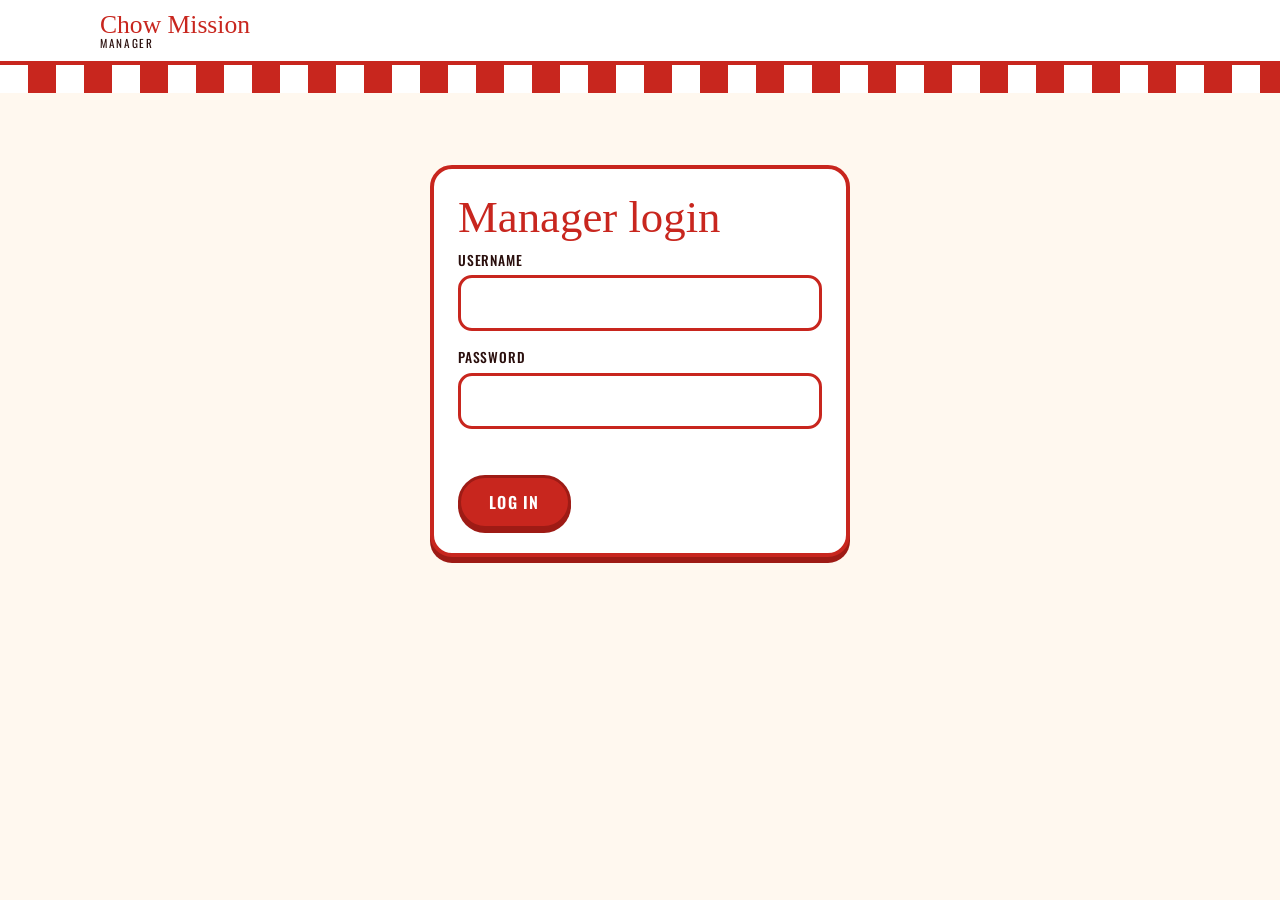
<file: admin.html>
<!DOCTYPE html>
<html lang="en">
<head>
  <meta charset="UTF-8">
  <meta name="viewport" content="width=device-width, initial-scale=1">
  <meta name="robots" content="noindex, nofollow">
  <title>Manager | Chow Mission</title>
  <link rel="stylesheet" href="style.css">
</head>
<body>
  <div class="mode-banner hidden no-print" id="mode-banner"></div>
  <header class="site-header no-print">
    <div class="nav">
      <span class="logo">Chow Mission<small>MANAGER</small></span>
      <div class="admin-actions hidden" id="admin-actions">
        <label class="sound"><input type="checkbox" id="sound" checked> Sound alert</label>
        <button class="btn small outline" id="logout" type="button">Log out</button>
      </div>
    </div>
  </header>
  <div class="checker no-print" aria-hidden="true"></div>

  <main class="admin-wrap">
    <p id="loading">Loading...</p>

    <section class="card login-card hidden" id="login-view">
      <h2>Manager login</h2>
      <p class="muted" id="demo-hint"></p>
      <form id="login-form" novalidate>
        <div class="field">
          <label for="username">Username</label>
          <input id="username" type="text" autocomplete="username" autocapitalize="none" spellcheck="false" required>
        </div>
        <div class="field">
          <label for="password">Password</label>
          <input id="password" type="password" autocomplete="current-password" required>
        </div>
        <p class="form-error" id="login-error" role="alert"></p>
        <button class="btn" type="submit">Log in</button>
      </form>
    </section>

    <section class="hidden" id="dash-view">
      <p class="form-error" id="dash-error" role="alert"></p>
      <div class="stats no-print" id="stats"></div>
      <div class="chips no-print" id="tabs"></div>
      <div class="chips no-print" id="filters"></div>
      <div id="list"></div>
    </section>
  </main>

  <script src="db.js"></script>
  <script src="admin.js"></script>
</body>
</html>
</file>
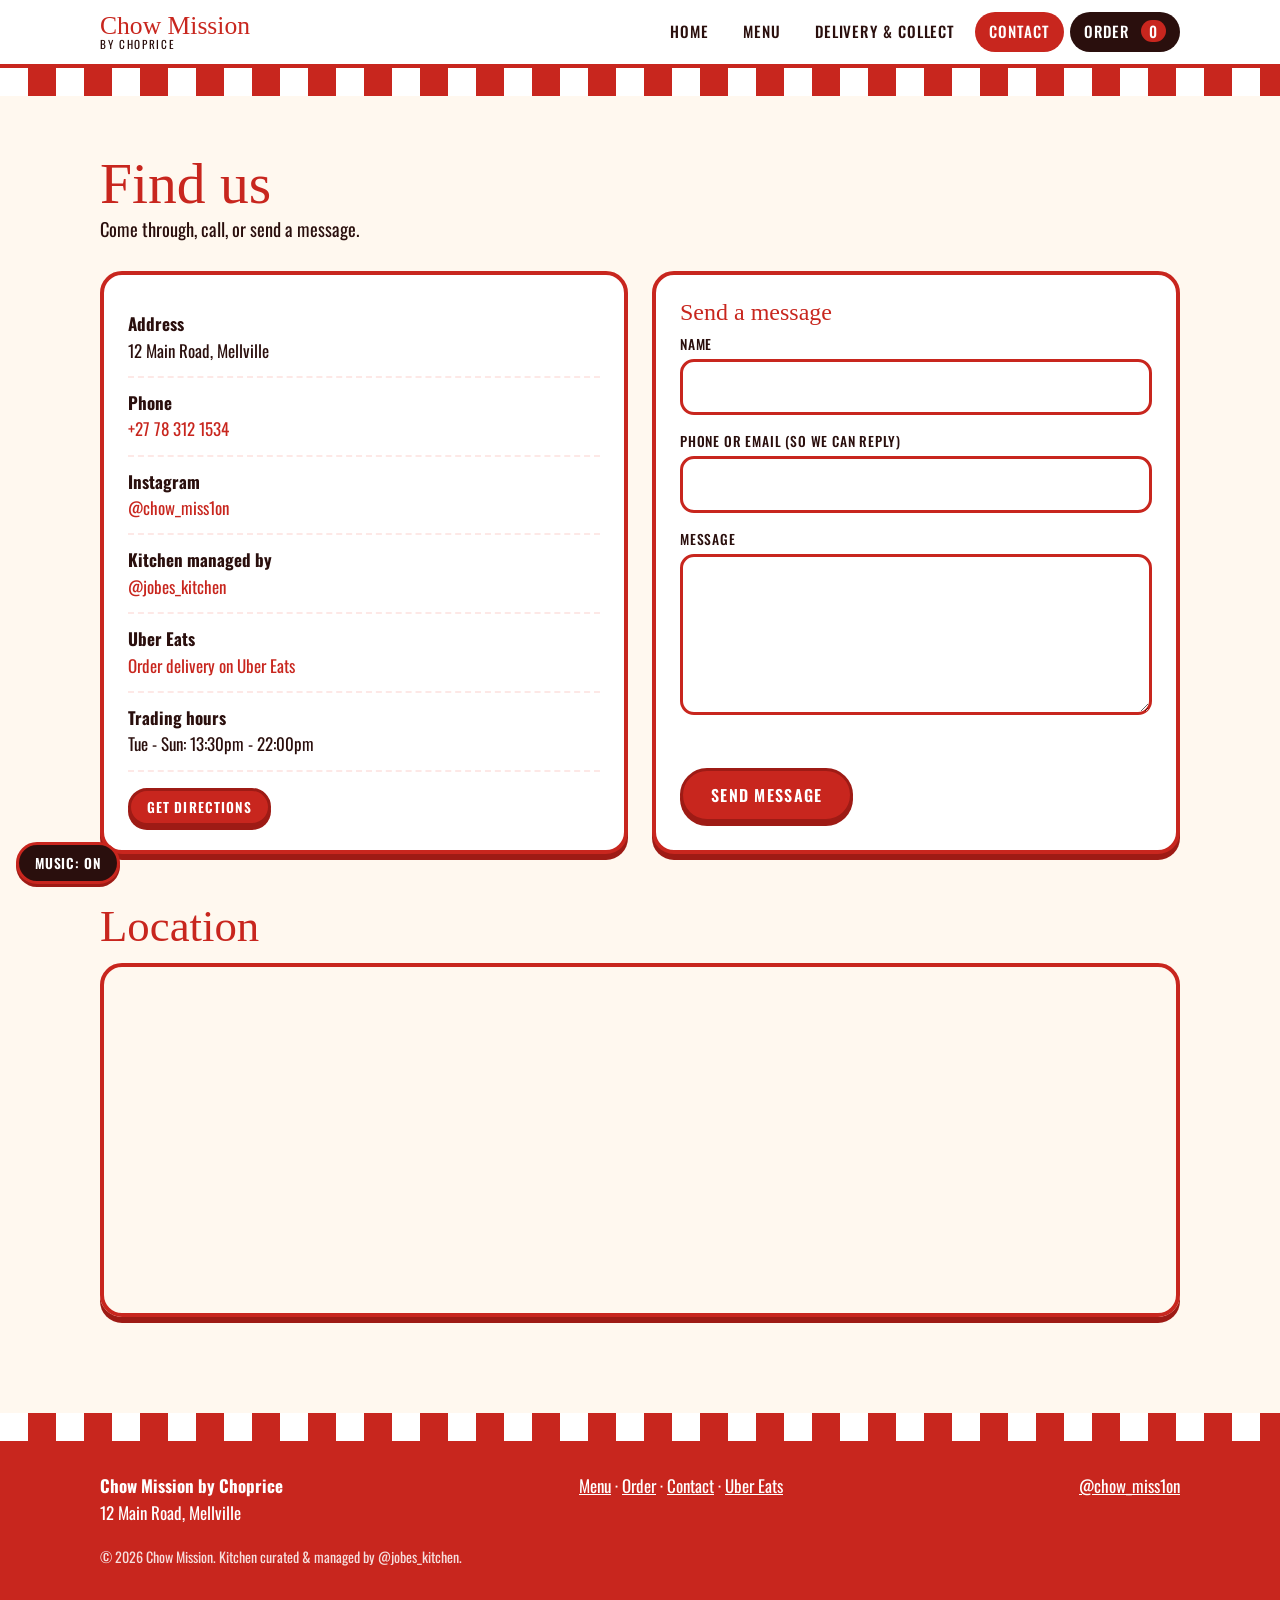
<file: contact.html>
<!DOCTYPE html>
<html lang="en">
<head>
  <meta charset="UTF-8">
  <meta name="viewport" content="width=device-width, initial-scale=1">
  <title>Contact &amp; Location | Chow Mission by Choprice</title>
  <meta name="description" content="Find Chow Mission at 12 Main Road, Mellville. Call, message or follow on Instagram.">
  <link rel="stylesheet" href="style.css">
</head>
<body>
  <header class="site-header">
    <nav class="nav" aria-label="Main">
      <a class="logo" href="index.html">Chow Mission<small>BY CHOPRICE</small></a>
      <button class="menu-toggle" aria-expanded="false" aria-controls="nav-links">Menu</button>
      <ul class="nav-links" id="nav-links">
        <li><a href="index.html">Home</a></li>
        <li><a href="menu.html">Menu</a></li>
        <li><a href="order.html">Delivery &amp; Collect</a></li>
        <li><a class="active" href="contact.html" aria-current="page">Contact</a></li>
        <li><a class="cart-pill" href="order.html">Order <span data-cart-count>0</span></a></li>
      </ul>
    </nav>
  </header>
  <div class="checker" aria-hidden="true"></div>
 
  <main>
    <section class="section">
      <div class="wrap">
        <h1 style="font-size:clamp(2.2rem,6vw,3.6rem)">Find us</h1>
        <p class="lead">Come through, call, or send a message.</p>
 
        <div class="grid cols-2" style="margin-top:28px">
          <div class="card">
            <ul class="contact-list">
              <li><div><strong>Address</strong><br>12 Main Road, Mellville</div></li>
              <li><div><strong>Phone</strong><br><a href="tel:+27783121534">+27 78 312 1534</a></div></li>
              <li><div><strong>Instagram</strong><br><a href="https://www.instagram.com/chow_miss1on" target="_blank" rel="noopener">@chow_miss1on</a></div></li>
              <li><div><strong>Kitchen managed by</strong><br><a href="https://www.instagram.com/jobes_kitchen" target="_blank" rel="noopener">@jobes_kitchen</a></div></li>
              <li data-uber-wrap><div><strong>Uber Eats</strong><br><a data-uber href="#">Order delivery on Uber Eats</a></div></li>
              <li><div><strong>Trading hours</strong><br>Tue - Sun: 13:30pm - 22:00pm</div></li>
            </ul>
            <p style="margin-top:16px">
              <a class="btn small" target="_blank" rel="noopener" href="https://www.google.com/maps/dir/?api=1&destination=12+Main+Road+Mellville+Johannesburg">Get directions</a>
            </p>
          </div>
 
          <form id="contact-form" class="card" novalidate>
            <h3>Send a message</h3>
            <div class="field" data-field="name">
              <label for="c-name">Name</label>
              <input id="c-name" name="name" autocomplete="name">
              <span class="error">Please enter your name.</span>
            </div>
            <div class="field" data-field="contact">
              <label for="c-contact">Phone or email (so we can reply)</label>
              <input id="c-contact" name="contact" autocomplete="email">
              <span class="error">Please enter a phone number or email.</span>
            </div>
            <div class="field" data-field="message">
              <label for="c-msg">Message</label>
              <textarea id="c-msg" name="message" rows="5"></textarea>
              <span class="error">Please write a message.</span>
            </div>
            <div class="hp" aria-hidden="true"><label>Leave this empty <input name="website" tabindex="-1" autocomplete="off"></label></div>
            <p class="form-error" id="contact-error" role="alert"></p>
            <p class="menu-note hidden" id="contact-done" role="status">Thanks, your message has been sent to the kitchen.</p>
            <button class="btn" type="submit">Send message</button>
          </form>
        </div>
 
        <h2 style="margin-top:48px">Location</h2>
        <div class="map" style="margin-top:12px">
          <iframe title="Map to Chow Mission, 12 Main Road, Mellville" loading="lazy"
            src="https://www.google.com/maps?q=12+Main+Road+Mellville+Johannesburg&output=embed"></iframe>
        </div>
      </div>
    </section>
  </main>
 
  <footer class="site-footer">
    <div class="checker" aria-hidden="true"></div>
    <div class="wrap">
      <div><strong>Chow Mission by Choprice</strong><br>12 Main Road, Mellville</div>
      <div><a href="menu.html">Menu</a> · <a href="order.html">Order</a> · <a href="contact.html">Contact</a> · <a data-uber href="#">Uber Eats</a></div>
      <div><a href="https://www.instagram.com/chow_miss1on" target="_blank" rel="noopener">@chow_miss1on</a></div>
      <small>©️ <span data-year></span> Chow Mission. Kitchen curated &amp; managed by @jobes_kitchen.</small>
    </div>
  </footer>
  <script src="db.js"></script>
  <script src="script.js"></script>
  <script src="music.js"></script>
</body>
</html>
</file>
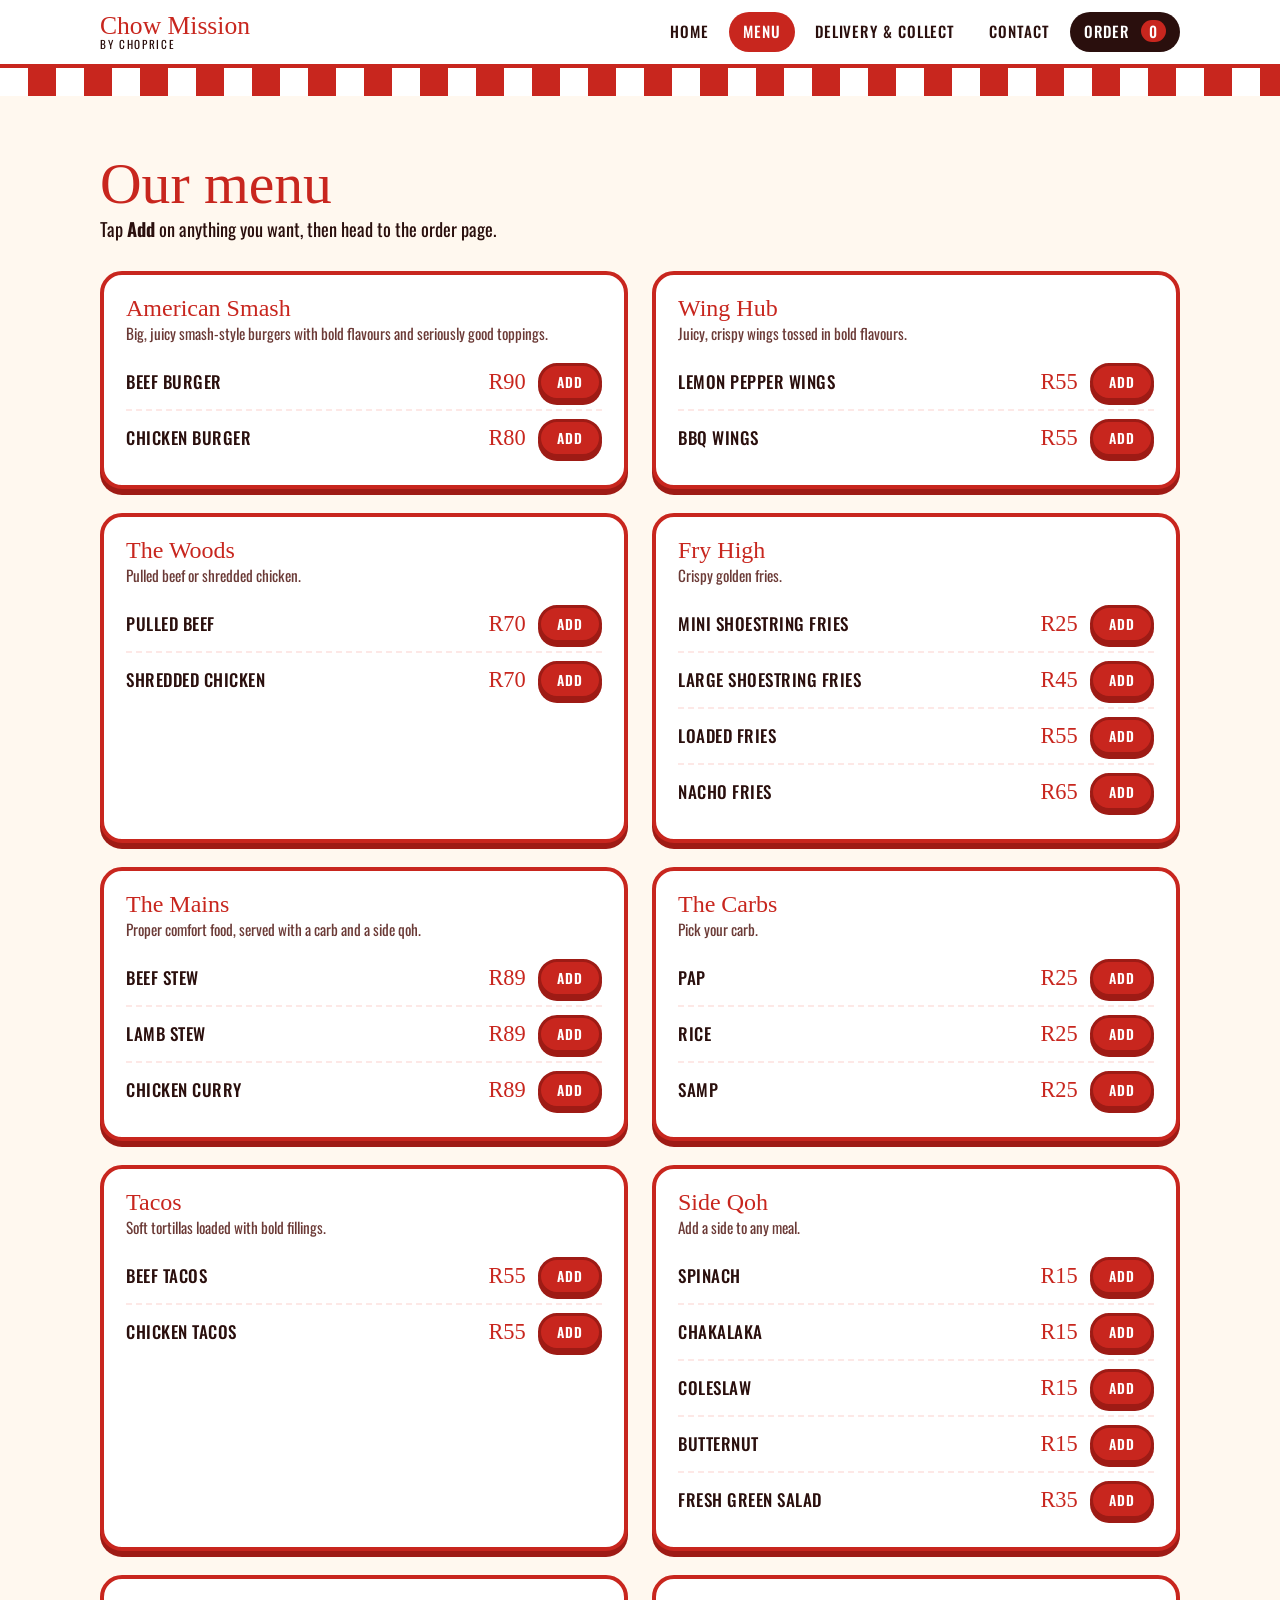
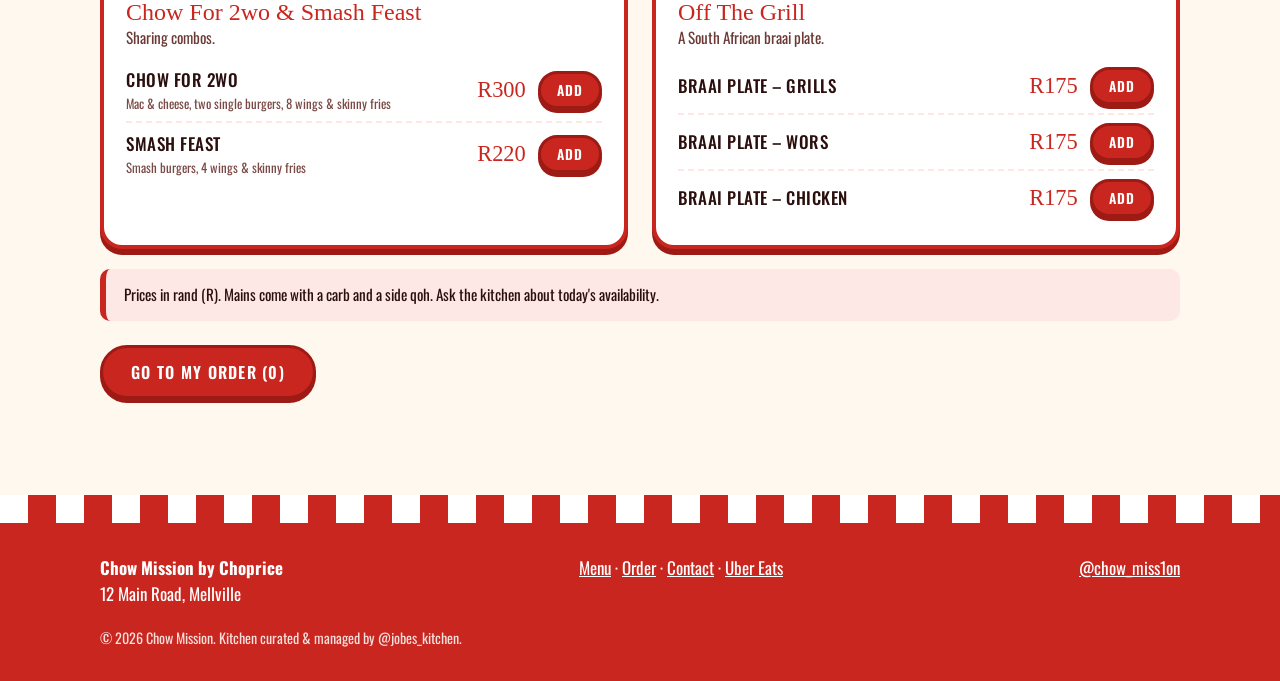
<file: menu.html>
<!DOCTYPE html>
<html lang="en">
<head>
  <meta charset="UTF-8">
  <meta name="viewport" content="width=device-width, initial-scale=1">
  <title>Menu | Chow Mission by Choprice</title>
  <meta name="description" content="Full Chow Mission menu: smash burgers, wings, stews, tacos, fries, braai plates and combos.">
  <link rel="stylesheet" href="style.css">
</head>
<body>
  <header class="site-header">
    <nav class="nav" aria-label="Main">
      <a class="logo" href="index.html">Chow Mission<small>BY CHOPRICE</small></a>
      <button class="menu-toggle" aria-expanded="false" aria-controls="nav-links">Menu</button>
      <ul class="nav-links" id="nav-links">
        <li><a href="index.html">Home</a></li>
        <li><a class="active" href="menu.html" aria-current="page">Menu</a></li>
        <li><a href="order.html">Delivery &amp; Collect</a></li>
        <li><a href="contact.html">Contact</a></li>
        <li><a class="cart-pill" href="order.html">Order <span data-cart-count>0</span></a></li>
      </ul>
    </nav>
  </header>
  <div class="checker" aria-hidden="true"></div>

  <main>
    <section class="section">
      <div class="wrap">
        <h1 style="font-size:clamp(2.2rem,6vw,3.6rem)">Our menu</h1>
        <p class="lead">Tap <strong>Add</strong> on anything you want, then head to the order page.</p>
        <div class="menu-grid" id="menu-root" style="margin-top:28px"></div>
        <p class="menu-note">Prices in rand (R). Mains come with a carb and a side qoh. Ask the kitchen about today's availability.</p>
        <p style="margin-top:24px"><a class="btn" href="order.html">Go to my order (<span data-cart-count>0</span>)</a></p>
      </div>
    </section>
  </main>

  <footer class="site-footer">
    <div class="checker" aria-hidden="true"></div>
    <div class="wrap">
      <div><strong>Chow Mission by Choprice</strong><br>12 Main Road, Mellville</div>
      <div><a href="menu.html">Menu</a> · <a href="order.html">Order</a> · <a href="contact.html">Contact</a> · <a data-uber href="#">Uber Eats</a></div>
      <div><a href="https://www.instagram.com/chow_miss1on" target="_blank" rel="noopener">@chow_miss1on</a></div>
      <small>©️ <span data-year></span> Chow Mission. Kitchen curated &amp; managed by @jobes_kitchen.</small>
    </div>
  </footer>
  <script src="script.js"></script>
</body>
</html>
</file>
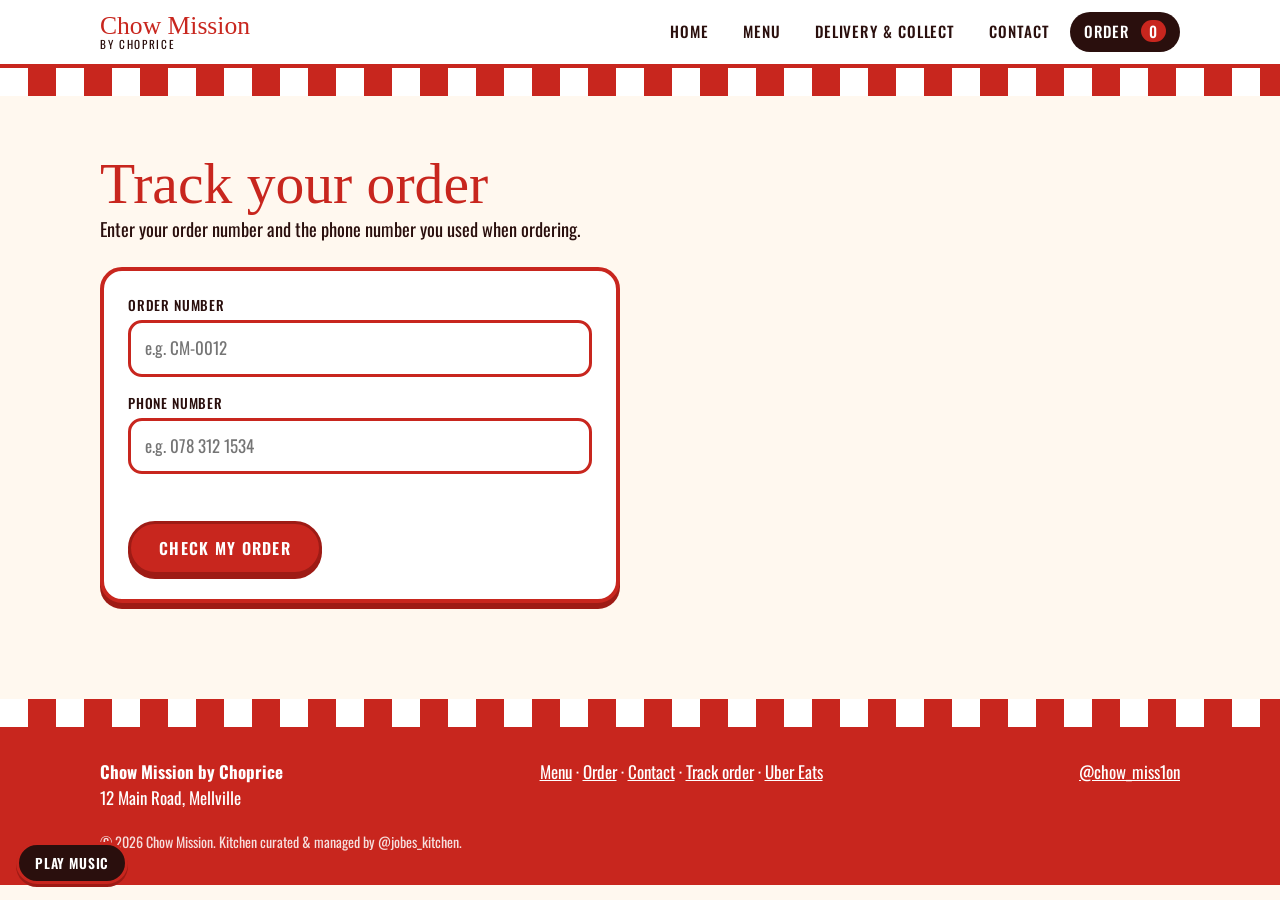
<file: track.html>
<!DOCTYPE html>
<html lang="en">
<head>
  <meta charset="UTF-8">
  <meta name="viewport" content="width=device-width, initial-scale=1">
  <title>Track your order | Chow Mission by Choprice</title>
  <meta name="description" content="Check the status of your Chow Mission order.">
  <link rel="stylesheet" href="style.css">
</head>
<body>
  <header class="site-header">
    <nav class="nav" aria-label="Main">
      <a class="logo" href="index.html">Chow Mission<small>BY CHOPRICE</small></a>
      <button class="menu-toggle" aria-expanded="false" aria-controls="nav-links">Menu</button>
      <ul class="nav-links" id="nav-links">
        <li><a href="index.html">Home</a></li>
        <li><a href="menu.html">Menu</a></li>
        <li><a href="order.html">Delivery &amp; Collect</a></li>
        <li><a href="contact.html">Contact</a></li>
        <li><a class="cart-pill" href="order.html">Order <span data-cart-count>0</span></a></li>
      </ul>
    </nav>
  </header>
  <div class="checker" aria-hidden="true"></div>

  <main>
    <section class="section">
      <div class="wrap">
        <h1 style="font-size:clamp(2.2rem,6vw,3.6rem)">Track your order</h1>
        <p class="lead">Enter your order number and the phone number you used when ordering.</p>

        <form id="track-form" class="card" style="margin-top:24px;max-width:520px" novalidate>
          <div class="field">
            <label for="t-ref">Order number</label>
            <input id="t-ref" name="ref" placeholder="e.g. CM-0012" autocapitalize="characters" autocomplete="off" required>
          </div>
          <div class="field">
            <label for="t-phone">Phone number</label>
            <input id="t-phone" name="phone" type="tel" autocomplete="tel" placeholder="e.g. 078 312 1534" required>
          </div>
          <p class="form-error" id="track-error" role="alert"></p>
          <button class="btn" type="submit">Check my order</button>
        </form>

        <div class="card hidden" id="track-result" style="margin-top:24px;max-width:720px" role="status" aria-live="polite">
          <h2 id="track-title"></h2>
          <p id="track-text"></p>
          <ol class="track-steps" id="track-steps"></ol>
          <p class="muted" id="track-updated"></p>
        </div>
      </div>
    </section>
  </main>

  <footer class="site-footer">
    <div class="checker" aria-hidden="true"></div>
    <div class="wrap">
      <div><strong>Chow Mission by Choprice</strong><br>12 Main Road, Mellville</div>
      <div><a href="menu.html">Menu</a> · <a href="order.html">Order</a> · <a href="contact.html">Contact</a> · <a href="track.html">Track order</a> · <a data-uber href="#">Uber Eats</a></div>
      <div><a href="https://www.instagram.com/chow_miss1on" target="_blank" rel="noopener">@chow_miss1on</a></div>
      <small>© <span data-year></span> Chow Mission. Kitchen curated &amp; managed by @jobes_kitchen.</small>
    </div>
  </footer>
  <script src="db.js"></script>
  <script src="script.js"></script>
  <script src="track.js"></script>
  <script src="music.js"></script>
</body>
</html>
</file>
<file: style.css>
/* ===== Chow Mission by Choprice — red & white theme ===== */
@import url('https://fonts.googleapis.com/css2?family=Oswald:wght@400;500;600&family=Permanent+Marker&display=swap');

:root{
  --red:#c8261e;
  --red-dark:#9e1b15;
  --red-soft:#fde8e6;
  --cream:#fff8ef;
  --white:#ffffff;
  --ink:#2a0f0d;
  --radius:22px;
  --shadow:0 6px 0 var(--red-dark);
  --maxw:1120px;
}
*{box-sizing:border-box;margin:0;padding:0}
html{scroll-behavior:smooth}
body{font-family:'Oswald',sans-serif;background:var(--cream);color:var(--ink);line-height:1.55;font-size:17px}
img{max-width:100%;display:block}
a{color:var(--red);text-decoration:none}
h1,h2,h3{font-family:'Permanent Marker',cursive;font-weight:400;color:var(--red);line-height:1.1}
h1{font-size:clamp(2.4rem,7vw,4.6rem)}
h2{font-size:clamp(1.8rem,4.5vw,2.8rem);margin-bottom:.5rem}
h3{font-size:1.5rem}
.wrap{max-width:var(--maxw);margin:0 auto;padding:0 20px}
.section{padding:56px 0}
.center{text-align:center}
.lead{font-size:1.15rem;max-width:620px}
.center .lead{margin-inline:auto}

/* checkerboard strip */
.checker{height:28px;background:conic-gradient(var(--red) 25%,var(--white) 0 50%,var(--red) 0 75%,var(--white) 0) 0 0/56px 56px}

/* ===== Header / nav ===== */
.site-header{position:sticky;top:0;z-index:50;background:var(--white);border-bottom:4px solid var(--red)}
.nav{display:flex;align-items:center;justify-content:space-between;gap:16px;padding:12px 20px;max-width:var(--maxw);margin:0 auto}
.logo{font-family:'Permanent Marker',cursive;color:var(--red);font-size:1.6rem;line-height:1}
.logo small{display:block;font-family:'Oswald',sans-serif;font-size:.7rem;letter-spacing:.15em;color:var(--ink)}
.nav-links{display:flex;gap:6px;list-style:none;align-items:center}
.nav-links a{display:block;padding:8px 14px;border-radius:999px;color:var(--ink);font-weight:500;text-transform:uppercase;letter-spacing:.06em;font-size:.95rem}
.nav-links a:hover{background:var(--red-soft)}
.nav-links a.active{background:var(--red);color:var(--white)}
.cart-pill{background:var(--ink);color:var(--white)!important}
.cart-pill span{background:var(--red);border-radius:999px;padding:0 8px;margin-left:6px}
.menu-toggle{display:none;background:var(--red);color:var(--white);border:0;border-radius:12px;padding:8px 14px;font:inherit;cursor:pointer}

/* ===== Buttons ===== */
.btn{display:inline-block;background:var(--red);color:var(--white);border:3px solid var(--red-dark);border-radius:999px;padding:12px 28px;font:600 1rem 'Oswald',sans-serif;text-transform:uppercase;letter-spacing:.08em;cursor:pointer;box-shadow:0 4px 0 var(--red-dark);transition:transform .1s,box-shadow .1s}
.btn:hover{transform:translateY(2px);box-shadow:0 2px 0 var(--red-dark)}
.btn:active{transform:translateY(4px);box-shadow:none}
.btn.outline{background:var(--white);color:var(--red)}
.btn.small{padding:6px 16px;font-size:.85rem}

/* ===== Hero ===== */
.hero{background:var(--red);color:var(--white);position:relative;overflow:hidden}
.hero .wrap{display:grid;grid-template-columns:1.2fr .8fr;gap:32px;align-items:center;padding-top:64px;padding-bottom:64px}
.hero h1{color:var(--white);text-shadow:4px 4px 0 var(--red-dark)}
.hero p{margin:18px 0 28px;font-size:1.2rem;max-width:520px}
.hero .btn{background:var(--white);color:var(--red);border-color:var(--red-dark)}
.hero .btn.outline{background:transparent;color:var(--white);border-color:var(--white);box-shadow:none}
.hero-badge{background:var(--white);color:var(--red);border:6px solid var(--red-dark);border-radius:50%;aspect-ratio:1;display:grid;place-items:center;text-align:center;padding:24px;transform:rotate(-6deg);box-shadow:0 10px 0 var(--red-dark);max-width:320px;margin-inline:auto}
.hero-badge strong{font-family:'Permanent Marker',cursive;font-size:2.3rem;line-height:1;display:block}
.hero-badge span{color:var(--ink);letter-spacing:.12em;font-size:.85rem}

/* ===== Cards ===== */
.grid{display:grid;gap:24px}
.grid.cols-2{grid-template-columns:repeat(2,1fr)}
.grid.cols-3{grid-template-columns:repeat(3,1fr)}
.card{background:var(--white);border:4px solid var(--red);border-radius:var(--radius);padding:24px;box-shadow:var(--shadow)}
.card h3{margin-bottom:8px}
.card .icon{font-size:2.4rem;margin-bottom:8px}
.card.red{background:var(--red);color:var(--white)}
.card.red h3{color:var(--white)}
.price{font-family:'Permanent Marker',cursive;color:var(--red);font-size:1.4rem}

/* ===== Menu ===== */
.menu-grid{display:grid;grid-template-columns:repeat(2,minmax(0,1fr));gap:24px;align-items:stretch}
.menu-card{background:var(--white);border:4px solid var(--red);border-radius:var(--radius);padding:20px 22px;box-shadow:var(--shadow)}
.menu-card .blurb{font-size:.95rem;color:#6b3a36;margin-bottom:10px}
.menu-item{display:flex;align-items:center;justify-content:space-between;gap:12px;padding:8px 0;border-top:2px dashed var(--red-soft)}
.menu-item:first-of-type{border-top:0}
.menu-item .name{flex:1;font-weight:500;text-transform:uppercase;letter-spacing:.03em}
.menu-item .desc{display:block;font-size:.8rem;font-weight:400;text-transform:none;color:#7a4a46;letter-spacing:0}
.menu-note{background:var(--red-soft);border-left:6px solid var(--red);padding:14px 18px;border-radius:10px;margin-top:20px;font-size:.95rem}

/* ===== Order page ===== */
.order-layout{display:grid;grid-template-columns:1.1fr .9fr;gap:28px;align-items:start}
.toggle{display:grid;grid-template-columns:1fr 1fr;border:4px solid var(--red);border-radius:999px;overflow:hidden;margin-bottom:20px}
.toggle input{position:absolute;opacity:0;pointer-events:none}
.toggle label{padding:12px;text-align:center;cursor:pointer;font-weight:600;text-transform:uppercase;letter-spacing:.06em;color:var(--red)}
.toggle input:checked + label{background:var(--red);color:var(--white)}
.toggle input:focus-visible + label{outline:3px solid var(--ink);outline-offset:-6px}
.field{margin-bottom:16px}
.field label{display:block;font-weight:500;margin-bottom:4px;text-transform:uppercase;font-size:.85rem;letter-spacing:.06em}
.field input,.field select,.field textarea{width:100%;padding:12px 14px;border:3px solid var(--red);border-radius:14px;font:inherit;background:var(--white);color:var(--ink)}
.field input:focus,.field select:focus,.field textarea:focus{outline:3px solid var(--red-soft);border-color:var(--red-dark)}
.field .error{color:var(--red-dark);font-size:.85rem;display:none}
.field.invalid .error{display:block}
.field.invalid input,.field.invalid textarea{border-color:var(--red-dark);background:var(--red-soft)}
.hidden{display:none!important}
.cart-line{display:flex;align-items:center;gap:10px;padding:10px 0;border-bottom:2px dashed var(--red-soft)}
.cart-line .info{flex:1}
.cart-line .info small{display:block;color:#7a4a46}
.qty{display:flex;align-items:center;gap:8px}
.qty button{width:30px;height:30px;border-radius:50%;border:3px solid var(--red);background:var(--white);color:var(--red);font:600 1rem 'Oswald';cursor:pointer;line-height:1}
.qty button:hover{background:var(--red);color:var(--white)}
.totals{margin-top:14px}
.totals div{display:flex;justify-content:space-between;padding:4px 0}
.totals .grand{font-size:1.3rem;font-weight:600;border-top:3px solid var(--red);margin-top:6px;padding-top:10px;color:var(--red)}
.empty{text-align:center;padding:24px 0;color:#7a4a46}
.summary{position:sticky;top:96px}
.quick-add{display:flex;flex-wrap:wrap;gap:8px;margin-top:14px}
.chip{border:3px solid var(--red);background:var(--white);color:var(--red);border-radius:999px;padding:4px 14px;font:500 .85rem 'Oswald';cursor:pointer}
.chip:hover{background:var(--red);color:var(--white)}

/* ===== Contact ===== */
.contact-list{list-style:none}
.contact-list li{display:flex;gap:14px;padding:12px 0;border-bottom:2px dashed var(--red-soft)}
.contact-list .ico{font-size:1.5rem}
.map{border:4px solid var(--red);border-radius:var(--radius);overflow:hidden;box-shadow:var(--shadow);min-height:340px}
.map iframe{width:100%;height:100%;min-height:340px;border:0}

/* ===== Steps ===== */
.steps{counter-reset:s;list-style:none}
.steps li{counter-increment:s;position:relative;padding-left:56px;margin-bottom:18px}
.steps li::before{content:counter(s);position:absolute;left:0;top:-2px;width:40px;height:40px;border-radius:50%;background:var(--red);color:var(--white);display:grid;place-items:center;font-family:'Permanent Marker',cursive;font-size:1.2rem}

/* ===== Footer / toast ===== */
.site-footer{background:var(--red);color:var(--white);margin-top:40px}
.site-footer .wrap{display:flex;flex-wrap:wrap;gap:20px;justify-content:space-between;padding:32px 20px}
.site-footer a{color:var(--white);text-decoration:underline}
.site-footer small{display:block;width:100%;opacity:.85}
.toast{position:fixed;left:50%;bottom:24px;transform:translate(-50%,120px);background:var(--ink);color:var(--white);padding:12px 22px;border-radius:999px;transition:transform .25s;z-index:99;border:3px solid var(--red)}
.toast.show{transform:translate(-50%,0)}

/* ===== Responsive ===== */
@media (max-width:860px){
  .hero .wrap,.order-layout,.grid.cols-2,.grid.cols-3{grid-template-columns:1fr}
  .menu-grid{grid-template-columns:1fr}
  .summary{position:static}
  .menu-toggle{display:block}
  .nav-links{display:none;position:absolute;top:100%;left:0;right:0;background:var(--white);flex-direction:column;align-items:stretch;padding:12px 20px 18px;border-bottom:4px solid var(--red)}
  .nav-links.open{display:flex}
  .hero-badge{max-width:220px}
}
@media (prefers-reduced-motion:reduce){*{transition:none!important;scroll-behavior:auto!important}}


/* ===== Forms: spam trap, errors, notes ===== */
.hp{position:absolute;left:-9999px;width:1px;height:1px;overflow:hidden}
.form-error{color:var(--red-dark);font-weight:500;margin-bottom:10px;min-height:1.2em}
.form-note{font-size:.85rem;color:#7a4a46;margin-top:10px}
.muted{color:#7a4a46;font-size:.9rem}

/* ===== Manager dashboard ===== */
.mode-banner{background:var(--ink);color:var(--white);padding:8px 16px;text-align:center;font-size:.9rem}
.admin-wrap{max-width:1000px;margin:0 auto;padding:24px 20px 60px}
.login-card{max-width:420px;margin:48px auto}
.admin-actions{display:flex;align-items:center;gap:14px}
.admin-actions .sound{font-size:.9rem;cursor:pointer}
.stats{display:grid;grid-template-columns:repeat(auto-fit,minmax(150px,1fr));gap:12px;margin-bottom:18px}
.stat{background:var(--white);border:3px solid var(--red);border-radius:16px;padding:10px 16px}
.stat span{font-size:.8rem;text-transform:uppercase;letter-spacing:.06em}
.stat b{display:block;font-family:'Permanent Marker',cursive;font-weight:400;font-size:1.8rem;color:var(--red);line-height:1.15}
.linkbtn{background:none;border:0;color:var(--red);text-decoration:underline;cursor:pointer;font:inherit;padding:0}
.chips{display:flex;flex-wrap:wrap;gap:8px;margin-bottom:14px}
.chip.on{background:var(--red);color:var(--white)}
.order-card{background:var(--white);border:4px solid var(--red);border-radius:var(--radius);padding:18px 20px;margin-bottom:16px;box-shadow:var(--shadow)}
.order-card.is-new{border-color:var(--ink);box-shadow:0 6px 0 var(--red)}
.order-head{display:flex;flex-wrap:wrap;gap:8px;align-items:center;justify-content:space-between}
.order-no{font-family:'Permanent Marker',cursive;font-size:1.4rem;color:var(--red)}
.badge{display:inline-block;padding:2px 12px;border-radius:999px;font-size:.8rem;font-weight:600;text-transform:uppercase;letter-spacing:.06em;border:2px solid var(--red);color:var(--red)}
.badge.solid{background:var(--red);color:var(--white)}
.badge.dark{background:var(--ink);color:var(--white);border-color:var(--ink)}
.order-grid{display:grid;grid-template-columns:1fr 1fr;gap:6px 24px;margin:12px 0}
.order-items{list-style:none;border-top:2px dashed var(--red-soft);border-bottom:2px dashed var(--red-soft);padding:8px 0;margin:8px 0}
.order-items li{display:flex;justify-content:space-between;padding:2px 0}
.order-total{display:flex;justify-content:space-between;gap:12px;flex-wrap:wrap}
.order-notes{background:var(--red-soft);border-radius:10px;padding:8px 12px;margin-top:10px;white-space:pre-wrap}
.card-actions{display:flex;flex-wrap:wrap;gap:8px;margin-top:12px}
.btn.ghost{background:var(--white);color:var(--ink);border-color:var(--ink);box-shadow:none}
@media (max-width:640px){.order-grid{grid-template-columns:1fr}}
@media print{
  body.printing .no-print,body.printing .mode-banner,body.printing .site-header,body.printing .checker{display:none!important}
  body.printing .order-card:not(.print-me){display:none!important}
  body.printing .order-card{box-shadow:none}
}

/* ===== Uber Eats ===== */
.btn.dark{background:var(--ink);border-color:#000;box-shadow:0 4px 0 #000;color:var(--white)}
.btn.dark:hover{box-shadow:0 2px 0 #000}
.uber-box{display:flex;align-items:center;justify-content:space-between;gap:16px;flex-wrap:wrap;background:var(--white);border:4px solid var(--ink);border-radius:var(--radius);padding:16px 22px;margin-top:24px}
.uber-box.hidden{display:none!important}
</file>
